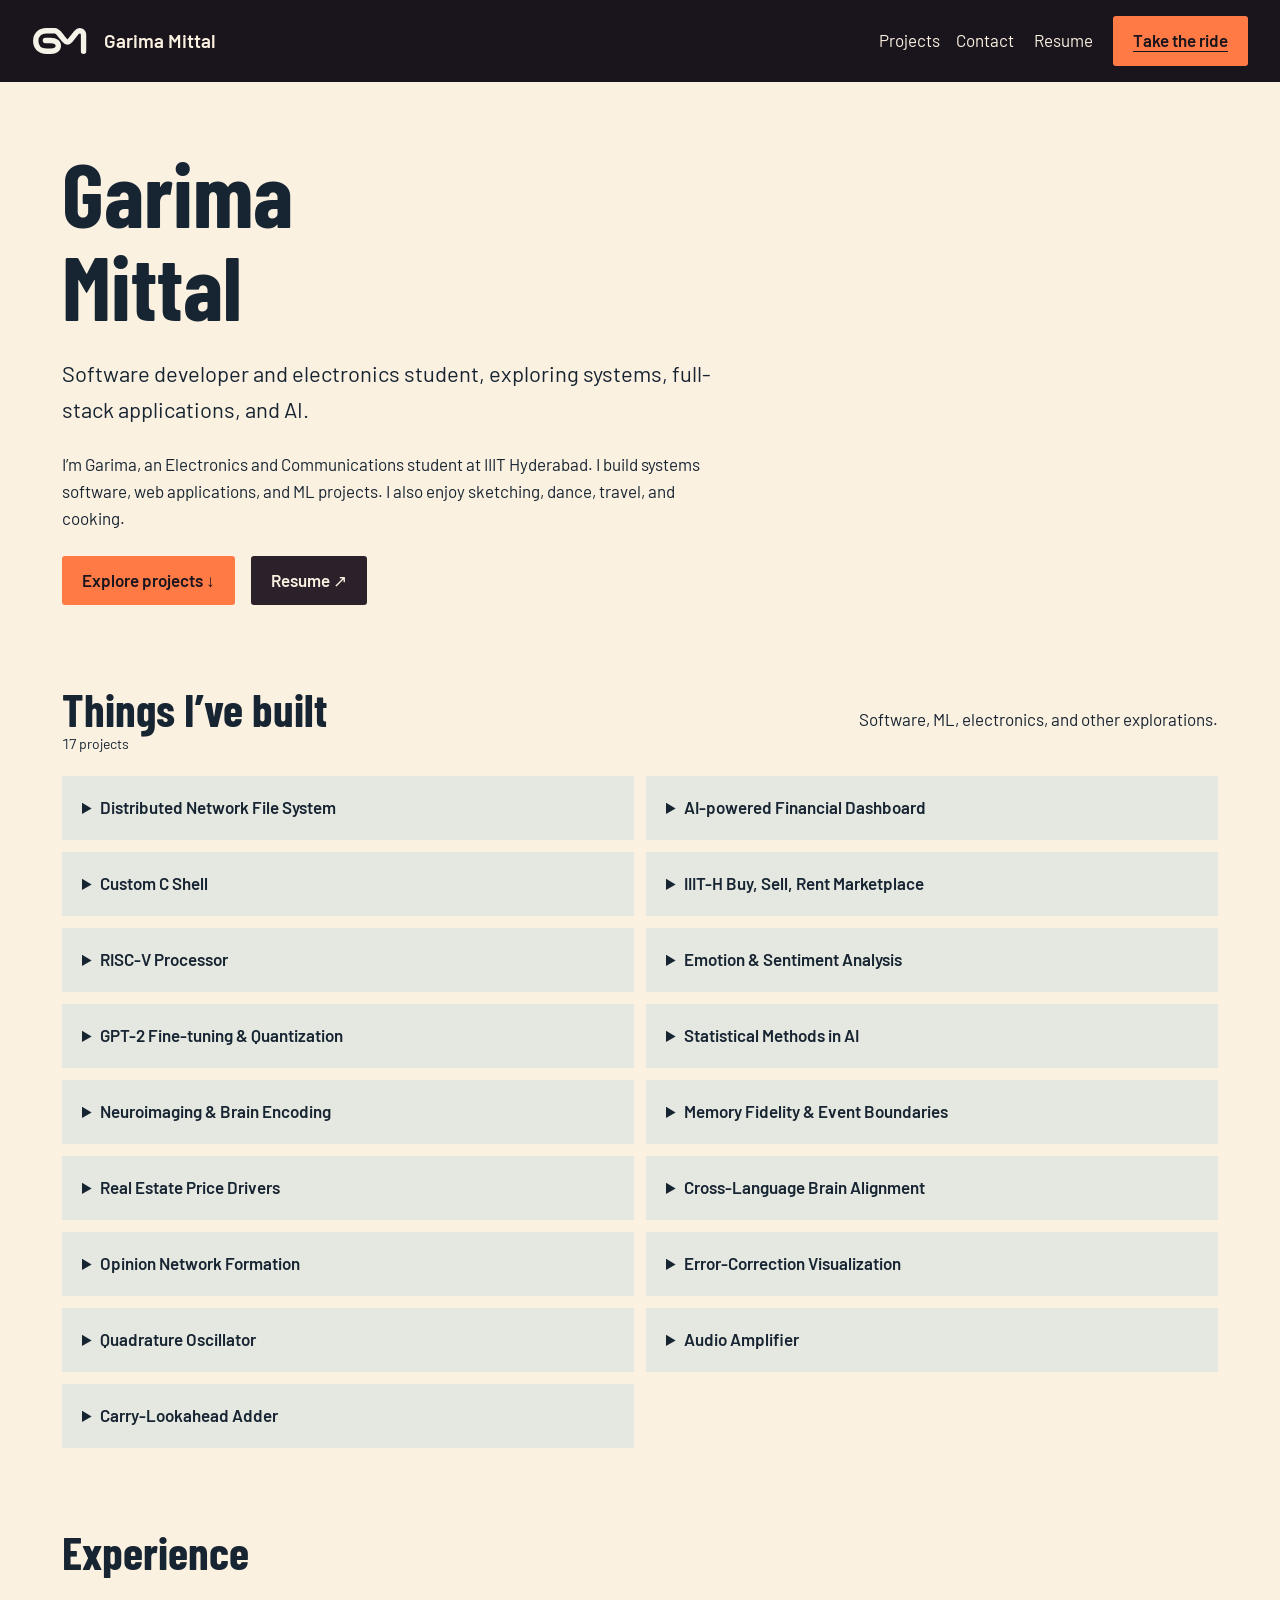
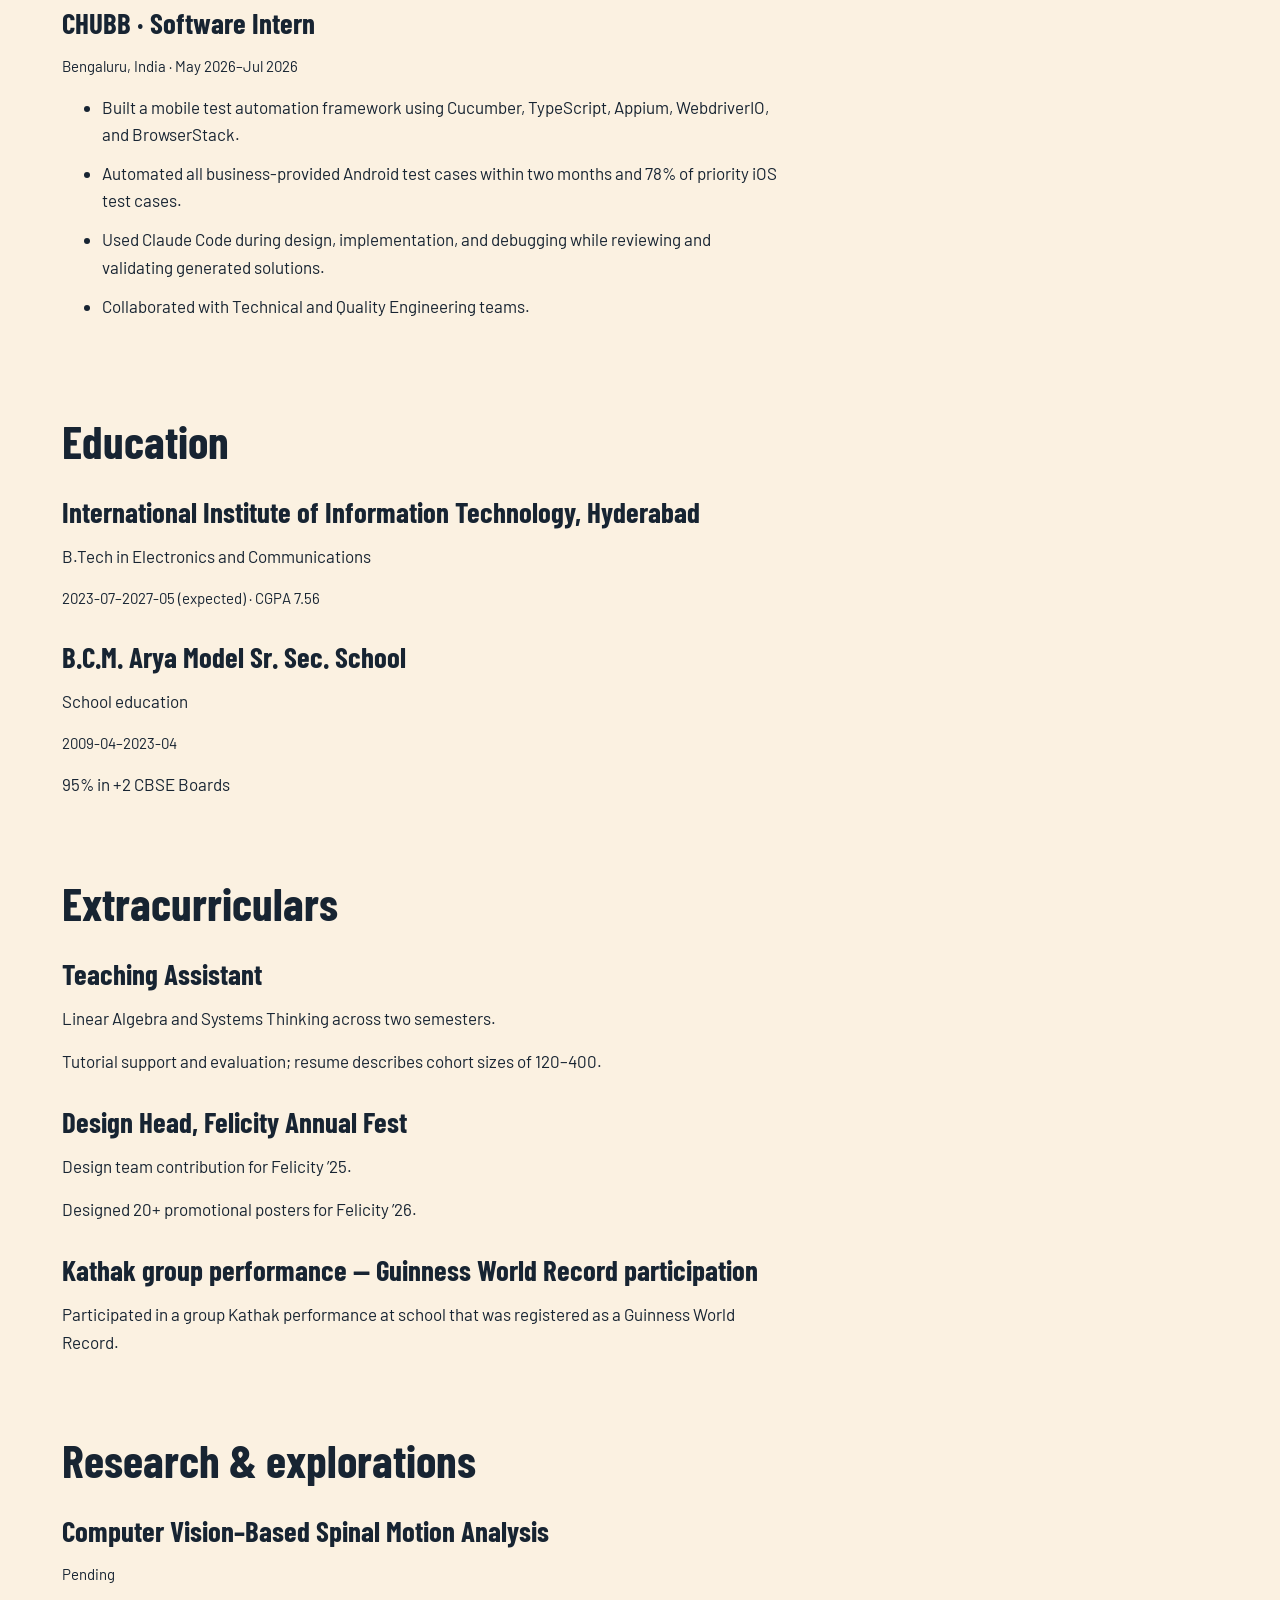
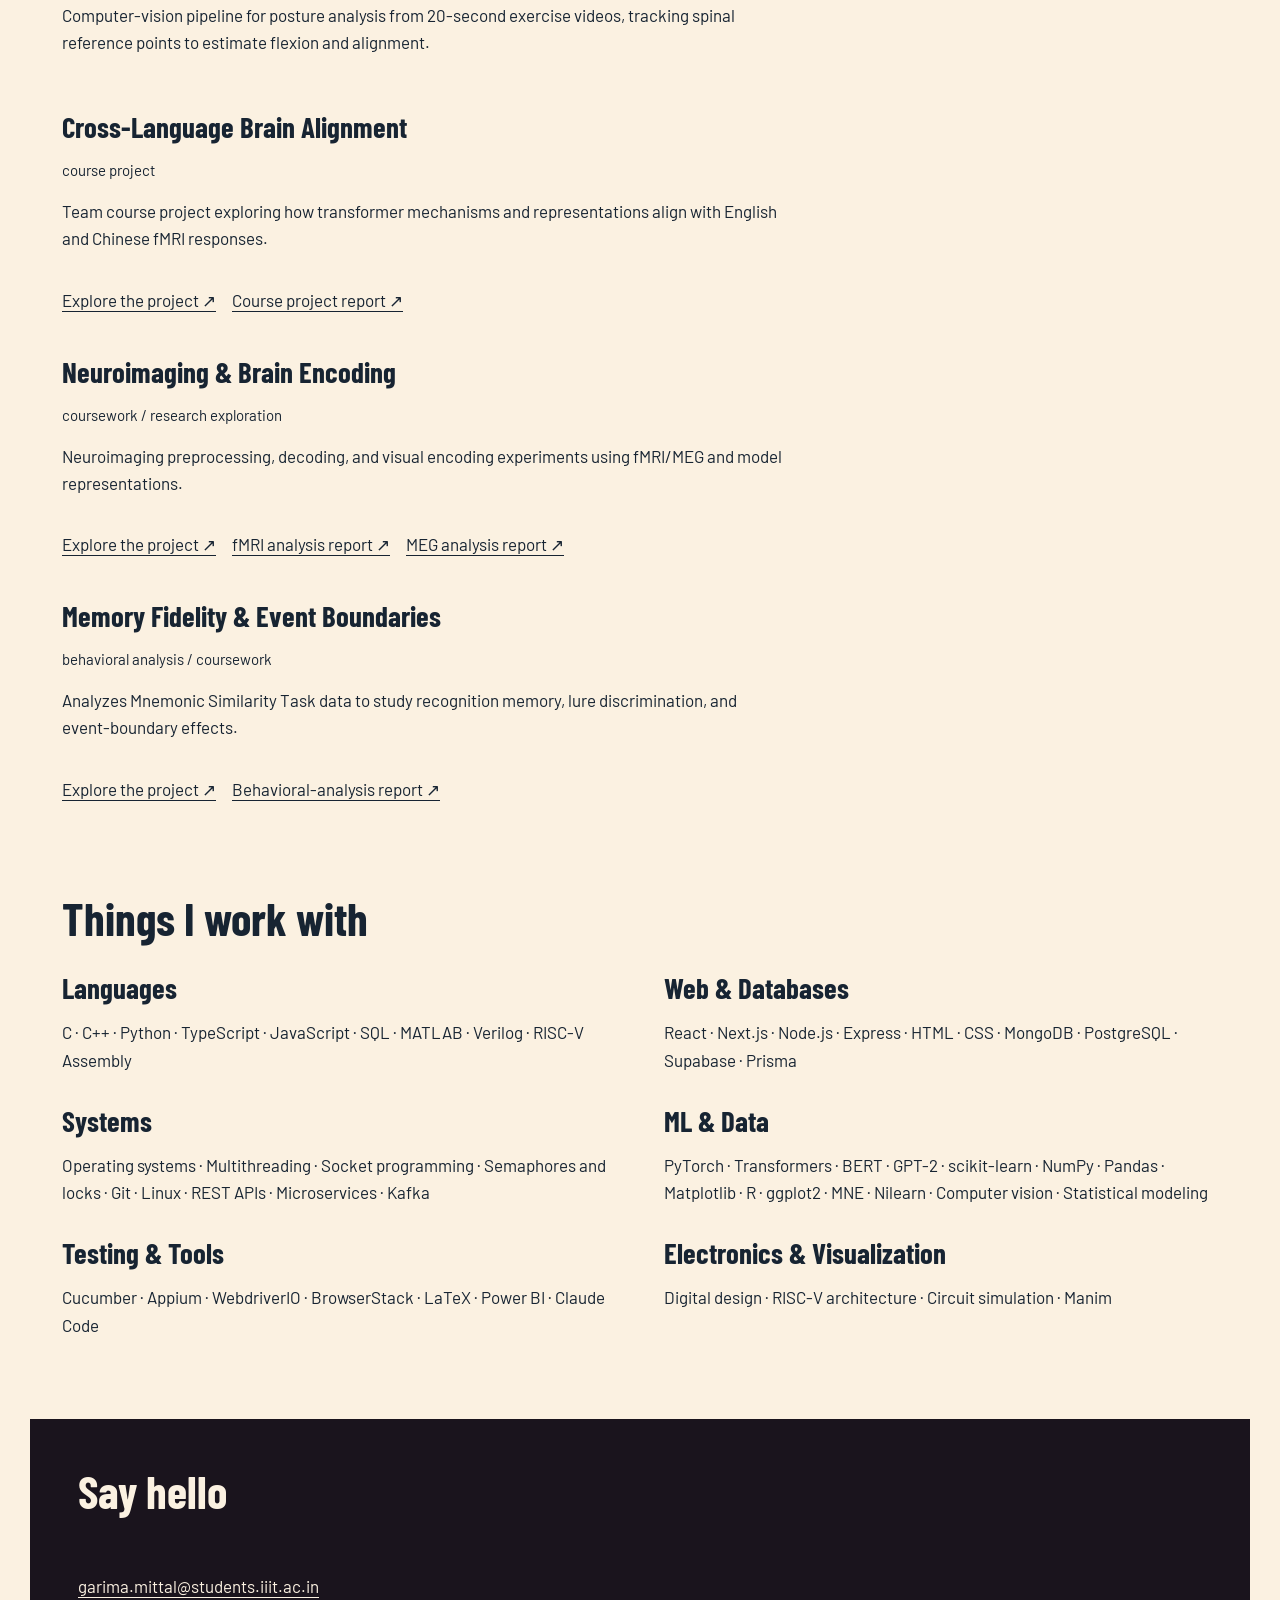
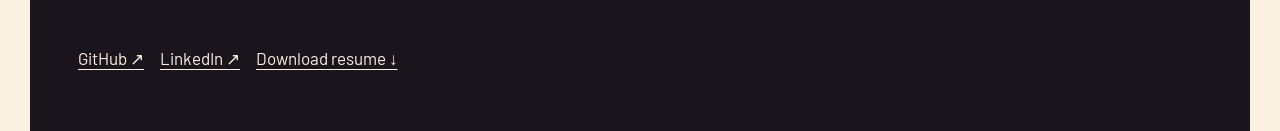
<file: classic.html>
<!doctype html><html lang="en"><head>
    <meta charset="UTF-8" />
    <meta name="viewport" content="width=device-width, initial-scale=1.0, viewport-fit=cover, interactive-widget=resizes-content" />
    <meta name="theme-color" media="(prefers-color-scheme: light)" content="#101c2a" />
    <meta name="theme-color" media="(prefers-color-scheme: dark)" content="#101c2a" />
    <meta name="description" content="Garima Mittal's personal portfolio: software, electronics, AI, and a scooter ride through a miniature New York." />
    <link rel="icon" type="image/svg+xml" href="./assets/favicon.svg" />
    <link rel="canonical" href="https://garimamittal13.github.io/" />
    <meta property="og:type" content="website" />
    <meta property="og:title" content="Garima Mittal — Night Ride" />
    <meta property="og:description" content="Software, electronics, AI, and the things I’ve built. Take a scooter ride through my portfolio." />
    <meta property="og:url" content="https://garimamittal13.github.io/" />
    <meta property="og:image" content="https://garimamittal13.github.io/assets/night-ride-og.png" />
    <meta property="og:image:width" content="1200" />
    <meta property="og:image:height" content="630" />
    <meta property="og:image:alt" content="Garima Mittal’s portfolio scooter on a miniature Brooklyn Bridge." />
    <meta name="twitter:card" content="summary_large_image" />
    <link rel="preload" href="./assets/fonts/barlow-400.ttf" as="font" type="font/ttf" crossorigin />
    <link rel="preload" href="./assets/fonts/barlow-condensed-700.ttf" as="font" type="font/ttf" crossorigin />
    <title>Garima Mittal — Night Ride</title>
    
    <link rel="stylesheet" crossorigin href="./assets/index-BQ1uNSY-.css">
  </head><body><a class="skip-link" href="#main-content">Skip to content</a><div class="app classic-view"><header class="site-header"><a class="brand" aria-label="Garima Mittal" href="./index.html"><img src="./assets/gm-mark.svg" width="58" height="36" alt=""/><span>Garima Mittal</span></a><div class="header-actions"><nav class="static-sections" aria-label="Portfolio sections"><a href="#classic-projects">Projects</a><a href="#classic-contact">Contact</a></nav><a class="header-resume" href="./resume.pdf">Resume</a><a class="view-toggle" href="./index.html">Take the ride</a></div></header><main class="classic-main" id="main-content" tabindex="-1"><section class="classic-intro" id="classic-about"><div><h1 id="classic-title" tabindex="-1">Garima Mittal</h1><p class="lead">Software developer and electronics student, exploring systems, full-stack applications, and AI.</p><p>I’m Garima, an Electronics and Communications student at IIIT Hyderabad. I build systems software, web applications, and ML projects. I also enjoy sketching, dance, travel, and cooking.</p><div class="inline-links"><a class="primary" href="#classic-projects">Explore projects ↓</a><a class="secondary" href="./resume.pdf" target="_blank" rel="noopener">Resume ↗</a></div></div></section><section id="classic-projects"><div class="section-heading"><h2>Things I’ve built</h2><p>Software, ML, electronics, and other explorations.</p></div><p class="count" aria-live="polite">17 projects</p><div class="project-directory"><details><summary>Distributed Network File System</summary><p>Client–server file system with naming and storage servers, metadata lookup, concurrent operations, caching, and redundancy.</p><p class="compact">C · POSIX threads · Sockets · Semaphores · Locks</p><ul><li>Naming server coordinates metadata and file operations across storage servers.</li><li>Client commands cover reading, writing, creating, copying, listing, and deleting files.</li><li>Uses POSIX threads, sockets, and synchronization primitives.</li></ul><div class="inline-links"><a href="https://github.com/garimamittal13/networking-file-system" target="_blank" rel="noopener">View source code ↗</a></div></details><details><summary>AI-powered Financial Dashboard</summary><p>Personal-finance platform for tracking transactions, exploring budgets, and AI-assisted financial insights.</p><p class="compact">Next.js · React · Prisma · Supabase/PostgreSQL · Clerk · Gemini AI · Arcjet · Inngest</p><ul><li>Transaction tracking and financial summaries backed by Prisma.</li><li>Clerk authentication and protected application routes.</li><li>Gemini-assisted insights and event-driven workflows.</li></ul><div class="inline-links"><a href="https://github.com/garimamittal13/financial-dashboard" target="_blank" rel="noopener">View source code ↗</a></div></details><details><summary>Custom C Shell</summary><p>Unix-like shell with command execution, piping, redirection, foreground/background jobs, logging, and custom built-ins.</p><p class="compact">C · POSIX processes · Pipes · Signals · Make · libcurl</p><ul><li>Foreground/background processes, pipes, and I/O redirection.</li><li>Persistent command logging and rc-style shell configuration.</li><li>Modular built-ins for file search, process inspection, monitoring, and help.</li></ul><div class="inline-links"><a href="https://github.com/garimamittal13/C-shell" target="_blank" rel="noopener">View source code ↗</a></div></details><details><summary>IIIT-H Buy, Sell, Rent Marketplace</summary><p>Campus marketplace with authentication, product listings, search, and OTP verification.</p><p class="compact">MongoDB · Express · React · Node.js · JavaScript · JWT</p><ul><li>Listing creation, browsing, and management for the IIIT-H community.</li><li>Authentication and OTP verification in the campus marketplace workflow.</li><li>Client application with separate route, middleware, and model layers.</li></ul><div class="inline-links"><a href="https://github.com/garimamittal13/Buy-sell-rent-IIIT-H" target="_blank" rel="noopener">View source code ↗</a><a href="https://buy-sell-rent-iiit-h.onrender.com" target="_blank" rel="noopener">Live project ↗</a></div></details><details><summary>RISC-V Processor</summary><p>Sequential and five-stage pipelined processor designs with forwarding and a load-use hazard/stall unit.</p><p class="compact">Verilog · RISC-V · Digital design</p><ul><li>Sequential and five-stage pipelined designs implemented in Verilog.</li><li>Datapath and control logic organized around instruction stages.</li><li>Forwarding and a load-use hazard/stall unit in the pipelined implementation.</li></ul><div class="inline-links"><a href="https://github.com/garimamittal13/risc-v" target="_blank" rel="noopener">View source code ↗</a><a href="https://github.com/garimamittal13/risc-v/blob/main/project_report_team_10.pdf" target="_blank" rel="noopener">Processor project report ↗</a></div></details><details><summary>Emotion &amp; Sentiment Analysis</summary><p>Megathon 2024 web app that predicts six emotion classes and visualizes sentiment intensity over successive text inputs.</p><p class="compact">Python · Flask · PyTorch · Transformers · BERT · Matplotlib · JavaScript</p><div class="inline-links"><a href="https://github.com/garimamittal13/megathon-24" target="_blank" rel="noopener">View source code ↗</a></div></details><details><summary>GPT-2 Fine-tuning &amp; Quantization</summary><p>Fine-tunes GPT-2 Small for news classification and compares FP32, INT8, and 4-bit inference workflows.</p><p class="compact">Python · PyTorch · Transformers · AG News · INT8 · bitsandbytes · NF4</p><div class="inline-links"><a href="https://github.com/garimamittal13/fine-tune-gpt-2-small" target="_blank" rel="noopener">View source code ↗</a></div></details><details><summary>Statistical Methods in AI</summary><p>Coursework collection covering regression, clustering, PCA, neural networks, forecasting, and anomaly detection.</p><p class="compact">Python · NumPy · Pandas · scikit-learn · PyTorch · Matplotlib · Seaborn</p><div class="inline-links"><a href="https://github.com/garimamittal13/SMAI-M25" target="_blank" rel="noopener">View source code ↗</a></div></details><details><summary>Neuroimaging &amp; Brain Encoding</summary><p>Neuroimaging preprocessing, decoding, and visual encoding experiments using fMRI/MEG and model representations.</p><p class="compact">Python · NumPy · scikit-learn · PyTorch · MNE · Nilearn</p><div class="inline-links"><a href="https://github.com/garimamittal13/csai_S26" target="_blank" rel="noopener">View source code ↗</a></div></details><details><summary>Memory Fidelity &amp; Event Boundaries</summary><p>Analyzes Mnemonic Similarity Task data to study recognition memory, lure discrimination, and event-boundary effects.</p><p class="compact">R · lme4 · emmeans · ggplot2 · Mixed-effects models</p><div class="inline-links"><a href="https://github.com/garimamittal13/brsm_S26" target="_blank" rel="noopener">View source code ↗</a></div></details><details><summary>Real Estate Price Drivers</summary><p>Data cleaning, quality checks, exploratory analysis, and baseline Random Forest price modeling for Indian property listings.</p><p class="compact">Python · Pandas · NumPy · scikit-learn · Matplotlib · Seaborn</p><div class="inline-links"><a href="https://github.com/garimamittal13/Real-Estate-Price-Drivers-Analysis" target="_blank" rel="noopener">View source code ↗</a></div></details><details><summary>Cross-Language Brain Alignment</summary><p>Team course project exploring how transformer mechanisms and representations align with English and Chinese fMRI responses.</p><p class="compact">Transformer representations · fMRI · Ridge regression · Sparse autoencoders · LoRA · Quantization</p><div class="inline-links"><a href="https://github.com/garimamittal13/csai-litcoder-platfrom" target="_blank" rel="noopener">View source code ↗</a><a href="https://garimamittal13.github.io/csai-litcoder-platfrom/" target="_blank" rel="noopener">Live project ↗</a></div></details><details><summary>Opinion Network Formation</summary><p>Team analysis of opinion-survey correlations as a network, including centrality measures and visual interpretation.</p><p class="compact">Python · Pandas · NumPy · NetworkX · Matplotlib · LaTeX</p><p>My contribution: Visual-Spatial Analysis &amp; Typesetting</p><div class="inline-links"><a href="https://github.com/garimamittal13/Dynamical-Processes-and-Complex-Networks" target="_blank" rel="noopener">View source code ↗</a></div></details><details><summary>Error-Correction Visualization</summary><p>Repository containing animation source, rendered videos, and a report on forward error correction for wireless media streaming.</p><p class="compact">Python · Manim</p><div class="inline-links"><a href="https://github.com/garimamittal13/Manim-project" target="_blank" rel="noopener">View source code ↗</a></div></details><details><summary>Quadrature Oscillator</summary><p>Electronics project with circuit simulation files, a presentation, and a report.</p><p class="compact">Electronics exploration</p><div class="inline-links"><a href="https://github.com/garimamittal13/Quadrature-Oscillator" target="_blank" rel="noopener">View source code ↗</a></div></details><details><summary>Audio Amplifier</summary><p>Electronics project with components, simulation files, and a report.</p><p class="compact">Electronics exploration</p><div class="inline-links"><a href="https://github.com/garimamittal13/audio-amplifier" target="_blank" rel="noopener">View source code ↗</a></div></details><details><summary>Carry-Lookahead Adder</summary><p>Digital-electronics repository containing Verilog, Magic layouts, ngspice files, and a project report.</p><p class="compact">Verilog · Magic · ngspice</p><div class="inline-links"><a href="https://github.com/garimamittal13/Carry-lookahead-adder" target="_blank" rel="noopener">View source code ↗</a></div></details></div></section><section id="classic-experience"><h2>Experience</h2><article><h3>CHUBB · Software Intern</h3><p class="compact">Bengaluru, India · May 2026–Jul 2026</p><ul><li>Built a mobile test automation framework using Cucumber, TypeScript, Appium, WebdriverIO, and BrowserStack.</li><li>Automated all business-provided Android test cases within two months and 78% of priority iOS test cases.</li><li>Used Claude Code during design, implementation, and debugging while reviewing and validating generated solutions.</li><li>Collaborated with Technical and Quality Engineering teams.</li></ul></article></section><section id="classic-education"><h2>Education</h2><article><h3>International Institute of Information Technology, Hyderabad</h3><p>B.Tech in Electronics and Communications</p><p class="compact">2023-07–2027-05 (expected) · CGPA 7.56</p></article><article><h3>B.C.M. Arya Model Sr. Sec. School</h3><p>School education</p><p class="compact">2009-04–2023-04</p><p>95% in +2 CBSE Boards</p></article></section><section id="classic-extracurriculars"><h2>Extracurriculars</h2><article><h3>Teaching Assistant</h3><p>Linear Algebra and Systems Thinking across two semesters.</p><p>Tutorial support and evaluation; resume describes cohort sizes of 120–400.</p></article><article><h3>Design Head, Felicity Annual Fest</h3><p>Design team contribution for Felicity ’25.</p><p>Designed 20+ promotional posters for Felicity ’26.</p></article><article><h3>Kathak group performance — Guinness World Record participation</h3><p>Participated in a group Kathak performance at school that was registered as a Guinness World Record.</p></article></section><section id="classic-research"><h2>Research &amp; explorations</h2><article><h3>Computer Vision–Based Spinal Motion Analysis</h3><p class="compact">Pending</p><p>Computer-vision pipeline for posture analysis from 20-second exercise videos, tracking spinal reference points to estimate flexion and alignment.</p><div class="inline-links"></div></article><article><h3>Cross-Language Brain Alignment</h3><p class="compact">course project</p><p>Team course project exploring how transformer mechanisms and representations align with English and Chinese fMRI responses.</p><div class="inline-links"><a href="https://github.com/garimamittal13/csai-litcoder-platfrom" target="_blank" rel="noopener">Explore the project ↗</a><a href="https://github.com/garimamittal13/csai-litcoder-platfrom/blob/main/csai_project_report.pdf" target="_blank" rel="noopener">Course project report ↗</a></div></article><article><h3>Neuroimaging &amp; Brain Encoding</h3><p class="compact">coursework / research exploration</p><p>Neuroimaging preprocessing, decoding, and visual encoding experiments using fMRI/MEG and model representations.</p><div class="inline-links"><a href="https://github.com/garimamittal13/csai_S26" target="_blank" rel="noopener">Explore the project ↗</a><a href="https://github.com/garimamittal13/csai_S26/blob/main/ass1/fmri/fMRI_Analysis_Report.pdf" target="_blank" rel="noopener">fMRI analysis report ↗</a><a href="https://github.com/garimamittal13/csai_S26/blob/main/ass1/meg/MEG_Analysis_Report.pdf" target="_blank" rel="noopener">MEG analysis report ↗</a></div></article><article><h3>Memory Fidelity &amp; Event Boundaries</h3><p class="compact">behavioral analysis / coursework</p><p>Analyzes Mnemonic Similarity Task data to study recognition memory, lure discrimination, and event-boundary effects.</p><div class="inline-links"><a href="https://github.com/garimamittal13/brsm_S26" target="_blank" rel="noopener">Explore the project ↗</a><a href="https://github.com/garimamittal13/brsm_S26/blob/main/brsm_data/MST_Events_Final_WithSupplement%20(1).pdf" target="_blank" rel="noopener">Behavioral-analysis report ↗</a></div></article></section><section id="classic-skills"><h2>Things I work with</h2><div class="skill-groups"><article><h3>Languages</h3><p>C · C++ · Python · TypeScript · JavaScript · SQL · MATLAB · Verilog · RISC-V Assembly</p></article><article><h3>Web &amp; Databases</h3><p>React · Next.js · Node.js · Express · HTML · CSS · MongoDB · PostgreSQL · Supabase · Prisma</p></article><article><h3>Systems</h3><p>Operating systems · Multithreading · Socket programming · Semaphores and locks · Git · Linux · REST APIs · Microservices · Kafka</p></article><article><h3>ML &amp; Data</h3><p>PyTorch · Transformers · BERT · GPT-2 · scikit-learn · NumPy · Pandas · Matplotlib · R · ggplot2 · MNE · Nilearn · Computer vision · Statistical modeling</p></article><article><h3>Testing &amp; Tools</h3><p>Cucumber · Appium · WebdriverIO · BrowserStack · LaTeX · Power BI · Claude Code</p></article><article><h3>Electronics &amp; Visualization</h3><p>Digital design · RISC-V architecture · Circuit simulation · Manim</p></article></div></section><section class="classic-contact" id="classic-contact"><h2>Say hello</h2><a href="mailto:garima.mittal@students.iiit.ac.in">garima.mittal@students.iiit.ac.in</a><div class="inline-links"><a href="https://github.com/garimamittal13" target="_blank" rel="noopener">GitHub ↗</a><a href="https://www.linkedin.com/in/garima-mittal-309bb6292/" target="_blank" rel="noopener">LinkedIn ↗</a><a href="./resume.pdf" download="Garima-Mittal-Resume.pdf">Download resume ↓</a></div></section></main></div></body></html>
</file>
<file: assets/index-BQ1uNSY-.css>
html.lenis,html.lenis body{height:auto}.lenis:not(.lenis-autoToggle).lenis-stopped{overflow:clip}.lenis [data-lenis-prevent],.lenis [data-lenis-prevent-wheel],.lenis [data-lenis-prevent-touch],.lenis [data-lenis-prevent-vertical],.lenis [data-lenis-prevent-horizontal]{overscroll-behavior:contain}.lenis.lenis-smooth iframe{pointer-events:none}.lenis.lenis-autoToggle{transition-behavior:allow-discrete;transition-property:overflow;transition-duration:1ms}@font-face{font-family:Barlow;src:url(../assets/fonts/barlow-400.ttf)format("truetype");font-weight:400;font-display:swap}@font-face{font-family:Barlow;src:url(../assets/fonts/barlow-500.ttf)format("truetype");font-weight:500;font-display:swap}@font-face{font-family:Barlow;src:url(../assets/fonts/barlow-600.ttf)format("truetype");font-weight:600;font-display:swap}@font-face{font-family:Barlow Condensed;src:url(../assets/fonts/barlow-condensed-700.ttf)format("truetype");font-weight:700;font-display:swap}:root{color:#f5f2e8;font-synthesis:none;--night:#101c2a;--surface:#1a2d3d;--paper:#f5f2e8;--taxi:#f6c744;--green:#21624b;--muted:#b6c3ce;--focus:#8edce0;--ease-out:cubic-bezier(.23,1,.32,1);--lightningcss-light: ;--lightningcss-dark:initial;color-scheme:dark;background:#101c2a;font-family:Barlow,Arial,sans-serif;font-size:17px;line-height:1.6}*{box-sizing:border-box}body{margin:0}button,a,summary{-webkit-tap-highlight-color:transparent}button{font:inherit;cursor:pointer;border:0}button:disabled{opacity:.5;cursor:default}a{color:inherit;text-underline-offset:4px}button,a,summary{touch-action:manipulation}button:focus-visible,a:focus-visible,summary:focus-visible{outline:3px solid var(--focus);outline-offset:4px}h1,h2,h3,p{margin:0}h1,h2,h3{text-wrap:balance;font-family:Barlow Condensed,Arial Narrow,sans-serif;line-height:1.04}h1{font-size:clamp(3.4rem,6.5vw,6.5rem)}h2{font-size:clamp(2.1rem,3.6vw,3.5rem)}h3{font-size:1.7rem}p+p{margin-top:16px}img{max-width:100%;height:auto;display:block}.skip-link{z-index:100;background:var(--taxi);color:var(--night);padding:12px 20px;position:fixed;top:-100px;left:20px}.skip-link:focus{top:12px}.site-header{z-index:30;background:var(--night);justify-content:space-between;align-items:center;gap:20px;min-height:82px;padding:15px 32px;display:flex;position:fixed;inset:0 0 auto}.brand{white-space:nowrap;align-items:center;gap:14px;min-height:48px;font-size:19px;font-weight:600;text-decoration:none;display:flex}.brand img{width:58px;height:36px}.header-actions{align-items:center;gap:20px;display:flex}.header-resume{min-height:48px;padding:10px 4px;text-decoration:none}.view-toggle{background:var(--taxi);color:var(--night);border-radius:3px;min-height:48px;padding:11px 20px;font-weight:600}.stops-menu{position:relative}.stops-menu summary{cursor:pointer;align-items:center;gap:22px;min-height:48px;padding:10px;list-style:none;display:flex}.stops-menu summary::-webkit-details-marker{display:none}.stops-menu nav{background:var(--surface);min-width:310px;max-height:70svh;padding:12px;position:absolute;top:62px;right:0;overflow:auto;box-shadow:0 16px 40px #0005}.stops-menu nav a{justify-content:space-between;align-items:center;gap:24px;min-height:48px;padding:10px 12px;text-decoration:none;display:flex}.stops-menu nav a span{color:var(--muted);font-size:13px}.scene-stage{z-index:0;pointer-events:none;background:#bcb5a8;position:fixed;inset:82px 0 0}.scene-stage canvas{display:block}.ride-content{z-index:4;pointer-events:none;position:relative}.scroll-track{pointer-events:none;width:1px}.stop-panel{overscroll-behavior:auto;background:var(--night);opacity:0;visibility:hidden;pointer-events:none;width:min(390px,32vw);max-height:calc(100svh - 310px);transition:opacity .18s var(--ease-out),transform .18s var(--ease-out),visibility 0s .18s;scrollbar-width:thin;padding:28px;position:fixed;top:120px;right:32px;overflow:auto;transform:translateY(12px)}.stop-panel.active{opacity:1;visibility:visible;pointer-events:auto;transition-duration:.22s,.22s,0s;transform:translateY(0)}.stop-panel[data-keyboard=true]{transition:none}.stop-panel h1,.stop-panel h2{outline:none;margin:12px 0 24px}.place-name{color:var(--muted);font-size:14px}.stop-copy>p{font-size:17px}.stop-copy>.compact{color:var(--muted);font-size:15px}.intro-panel{background:#101c2af5;width:410px;max-width:37vw;top:145px;left:32px;right:auto}.intro-panel h1{max-width:8ch;font-size:clamp(3.3rem,5.8vw,5.5rem)}.stop-instruction{color:var(--muted);margin-bottom:24px}.primary,.secondary{border-radius:3px;justify-content:center;align-items:center;gap:12px;min-height:48px;padding:11px 20px;font-weight:600;text-decoration:none;display:inline-flex}.primary{background:var(--taxi);color:var(--night)}.secondary{background:var(--surface);color:var(--paper)}.text-button{color:var(--paper);text-align:left;text-underline-offset:4px;background:0 0;min-height:48px;padding:12px 0;text-decoration:underline}.ride-on{background:var(--surface);width:100%;color:var(--paper);text-align:left;justify-content:space-between;align-items:center;gap:20px;min-height:48px;margin-top:24px;padding:12px 16px;display:flex}.ride-on span{color:var(--taxi)}.project-links{margin:16px 0 4px;padding:0;list-style:none}.project-links li a{justify-content:space-between;align-items:center;min-height:44px;padding:9px 0;font-size:15px;text-decoration:none;display:flex}.project-links li a:hover{text-decoration:underline}.contact-email{overflow-wrap:anywhere;margin:20px 0;font-size:17px;display:block}.inline-links{flex-wrap:wrap;align-items:center;gap:16px;margin-top:24px;display:flex}.inline-links a{align-items:center;min-height:48px;display:inline-flex}.ride-hud{background:var(--night);z-index:10;padding:18px 32px 12px;position:fixed;bottom:0;left:0;right:0}.journey-state{align-items:center;gap:10px;margin-bottom:14px;font-size:14px;display:flex}.status-light{background:var(--taxi);border-radius:50%;flex:none;width:8px;height:8px}.status-light.stopped{background:#8fc9a7}.journey-percent{color:var(--muted);font-variant-numeric:tabular-nums;margin-left:auto}.route-strip{grid-template-columns:repeat(8,1fr);gap:12px;display:grid}.route-strip a{min-height:44px;color:var(--muted);align-items:center;gap:10px;font-size:13px;text-decoration:none;display:flex}.station-dot{background:#657784;border-radius:50%;flex:none;width:12px;height:12px}.route-strip a[aria-current=step]{color:var(--paper);font-weight:600}.route-strip a[aria-current=step] .station-dot{background:var(--taxi)}.progress-track{background:var(--surface);height:3px;margin-top:8px}.progress-track>div{background:var(--taxi);transform-origin:0;height:100%;transform:scaleX(0)}.prototype-note{color:var(--muted);margin-top:8px;font-size:12px}.world-sign{background:var(--green);color:var(--paper);white-space:nowrap;padding:12px 20px;font-family:Barlow Condensed,sans-serif;font-size:28px;font-weight:700;line-height:1}.loader{z-index:25;background:var(--night);text-align:center;flex-direction:column;justify-content:center;align-items:center;gap:24px;padding:32px;display:flex;position:fixed;inset:82px 0 0}.loader strong{font-family:Barlow Condensed,sans-serif;font-size:40px}.loader p{max-width:34ch;color:var(--muted)}.classic-view{background:var(--paper);color:#172432;--lightningcss-light:initial;--lightningcss-dark: ;color-scheme:light;min-height:100svh}.classic-view .site-header{color:var(--paper);position:sticky}.classic-main{max-width:1220px;margin:auto;padding:64px 32px 0}.classic-main section{padding-bottom:80px;scroll-margin-top:110px}.classic-intro{grid-template-columns:1.25fr .75fr;align-items:center;gap:72px;display:grid}.classic-intro h1{max-width:8ch}.classic-intro .lead{margin:24px 0;font-size:22px}.classic-intro img{object-fit:cover;object-position:center 35%;width:100%;max-height:470px}.view-reason{background:#e1e6df;padding:16px;font-size:15px;margin-top:24px!important}.section-heading{justify-content:space-between;align-items:flex-end;gap:32px;display:flex}.section-heading p{max-width:32ch}.filters{flex-wrap:wrap;gap:8px;margin:32px 0 16px;display:flex}.filters button{color:#172432;background:#e1e6df;min-height:48px;padding:12px 18px}.filters button[aria-pressed=true]{background:var(--green);color:var(--paper)}.count{font-size:14px}.project-directory{grid-template-columns:1fr 1fr;align-items:start;gap:12px;margin-top:20px;display:grid}.project-directory details{background:#e5e8e0;padding:0 20px}.project-directory summary{cursor:pointer;min-height:64px;padding:20px 0;font-weight:600;line-height:1.4}.project-directory details p{padding-bottom:16px}.project-directory details a{align-items:center;min-height:48px;margin-bottom:16px;font-weight:600;display:inline-flex}.classic-main article{max-width:72ch;margin-top:32px}.classic-main article>p,.classic-main article>ul{margin-top:16px}.classic-main li+li{margin-top:12px}.classic-main .compact{font-size:15px}.skill-groups{grid-template-columns:1fr 1fr;gap:0 48px;display:grid}.classic-contact{background:var(--night);color:var(--paper);margin:0 -32px;padding:48px!important}.classic-contact>a{overflow-wrap:anywhere;align-items:center;min-height:48px;margin-top:24px;display:inline-flex}.classic-main a:focus-visible,.classic-main button:focus-visible,.classic-main summary:focus-visible{outline-color:var(--green)}@media (hover:hover) and (pointer:fine){.view-toggle:hover,.primary:hover{filter:brightness(1.06)}.primary,.view-toggle{transition:transform .12s var(--ease-out)}.primary:active:not(:focus-visible),.view-toggle:active:not(:focus-visible){transform:scale(.98)}}@media (max-width:1000px){.site-header{padding:12px 24px}.header-actions{gap:16px}.brand{font-size:17px}.stop-panel{width:340px;max-width:42vw;padding:24px;right:24px}.intro-panel{width:345px;max-width:44vw;left:24px;right:auto}.intro-panel h1{font-size:64px}.stop-panel h2{font-size:40px}.ride-hud{padding-left:24px;padding-right:24px}.route-strip{gap:8px}.station-label{font-size:12px}.classic-intro{gap:32px}}@media (max-width:650px),(orientation:portrait){.site-header{gap:10px;min-height:72px;padding:10px 16px}.brand{gap:8px;font-size:15px}.brand img{width:38px;height:28px}.header-actions{gap:6px}.header-resume{display:none}.view-toggle{min-height:48px;padding:10px 12px;font-size:14px}.stops-menu summary{gap:8px;padding:10px;font-size:14px}.stops-menu nav{min-width:0;max-height:65svh;position:fixed;top:80px;left:16px;right:16px}.scene-stage{top:72px;bottom:0}.stop-panel,.intro-panel{background:#101c2af7;width:auto;max-width:none;max-height:33svh;padding:20px;inset:auto 12px 116px}.stop-panel h1,.stop-panel h2{max-width:none;margin:7px 0 16px;font-size:36px}.stop-panel h1{font-size:44px}.place-name{font-size:13px}.stop-copy>p{font-size:16px;line-height:1.5}.stop-copy>.compact{font-size:14px}.stop-copy p+p{margin-top:12px}.stop-instruction{margin-bottom:16px}.stop-copy .primary{min-height:48px;padding:10px 18px;font-size:15px}.ride-on{margin-top:16px;font-size:15px}.ride-hud{padding:10px 16px 8px;padding-bottom:max(8px,env(safe-area-inset-bottom))}.journey-state{margin-bottom:6px;font-size:12px}.route-strip{gap:5px}.route-strip a{justify-content:center;min-height:38px}.station-label{display:none}.station-dot{width:10px;height:10px}.prototype-note{margin-top:6px;font-size:11px}.progress-track{margin-top:2px}.loader{top:72px}.loader strong{font-size:32px}.classic-main{padding:36px 20px 0}.classic-intro{grid-template-columns:1fr;gap:32px}.classic-intro h1{max-width:none;font-size:64px}.classic-intro .lead{font-size:20px}.classic-intro img{max-height:350px}.classic-main section{padding-bottom:56px;scroll-margin-top:96px}.classic-main h2{font-size:44px}.classic-main h3{font-size:30px}.section-heading{flex-direction:column;align-items:flex-start;gap:20px}.project-directory{grid-template-columns:1fr}.filters{gap:8px}.filters button{padding:12px 14px;font-size:14px}.skill-groups{grid-template-columns:1fr}.classic-contact{margin:0 -20px;padding:36px 20px!important}.classic-contact>a{font-size:16px}.classic-view .header-resume{font-size:14px;display:inline-flex}.classic-view .brand span{display:none}}@media (prefers-reduced-motion:reduce){html{scroll-behavior:auto}*,:before,:after{transition:none!important;animation:none!important}}.scene-stage{bottom:148px}@media (max-width:650px),(orientation:portrait){.scene-stage{bottom:112px}}.scene-stage.gallery-interactive{pointer-events:auto}.stop-panel.active{transition-delay:0s}.gallery-prompt{width:330px;max-height:270px;padding:22px;inset:auto auto 174px 32px}.gallery-prompt h2{margin:10px 0 16px;font-size:36px}.gallery-prompt .stop-copy>p{font-size:15px}.gallery-panel{z-index:6;overscroll-behavior:auto;pointer-events:none;visibility:hidden;opacity:0;background:var(--night);scrollbar-width:thin;width:380px;max-width:34vw;max-height:calc(100svh - 284px);transition:transform .18s var(--ease-out),opacity .18s var(--ease-out),visibility 0s .18s;padding:24px;position:fixed;top:110px;right:28px;overflow:auto;transform:translateY(12px)}.gallery-panel.active{pointer-events:auto;visibility:visible;opacity:1;transition-duration:.22s,.22s,0s;transition-delay:0s;transform:translateY(0)}.gallery-panel[data-keyboard=true]{transition:none}.gallery-panel-heading{color:var(--muted);justify-content:space-between;align-items:center;gap:12px;margin-bottom:22px;font-size:12px;display:flex}.gallery-close{color:var(--paper);text-align:right;background:0 0;min-height:44px;padding:8px 0;font-size:12px}.gallery-panel h2{outline:none;font-size:40px;line-height:1.05}.gallery-category{color:#a7cfb6;margin-top:14px;font-size:14px}.gallery-description{margin-top:16px;font-size:16px}.gallery-stack{color:var(--muted);margin-top:16px;font-size:13px}.gallery-links{flex-wrap:wrap;align-items:center;gap:14px;margin-top:24px;font-size:14px;display:flex}.gallery-picker{margin-top:30px}.gallery-picker label{margin-bottom:10px;font-size:16px;font-weight:600;display:block}.gallery-picker select{width:100%;font:inherit;min-height:48px;color:var(--paper);background:var(--surface);border:1px solid #657784;border-radius:0;padding:10px 12px;font-size:14px}.gallery-picker select:focus-visible{outline:3px solid var(--focus);outline-offset:3px}.gallery-project-list{margin-top:12px}.gallery-project-list button{text-align:left;width:100%;min-height:48px;color:var(--muted);background:0 0;justify-content:space-between;align-items:center;gap:14px;padding:12px 0;font-size:14px;line-height:1.4;display:flex}.gallery-project-list button[aria-pressed=true]{color:var(--taxi)}.gallery-project-list button span{flex:none}.gallery-panel .text-button{margin-top:18px;font-size:13px}@media (max-width:1000px){.gallery-panel{width:340px;max-width:37vw;padding:20px;right:20px}.gallery-panel h2{font-size:34px}}@media (max-width:650px),(orientation:portrait){.gallery-panel{width:auto;max-width:none;max-height:39svh;padding:18px 20px;inset:auto 12px 116px}.gallery-panel-heading{margin-bottom:12px}.gallery-panel h2{font-size:32px}.gallery-description{font-size:15px}.gallery-prompt{width:auto;max-height:27svh;padding:18px 20px;bottom:116px;left:12px;right:12px}.gallery-prompt h2{font-size:30px}.gallery-prompt .text-button{min-height:44px;font-size:14px}.gallery-prompt .ride-on{margin-top:6px}.gallery-links{margin-top:18px}.gallery-picker{margin-top:24px}}@media (max-width:380px){.site-header{padding:10px 12px}.brand{gap:6px;font-size:13px}.brand img{width:32px}.stops-menu summary{gap:4px;padding:10px 6px}.view-toggle{white-space:nowrap;padding:10px;font-size:13px}}:root{--header:82px;--hud:148px;--safe-top:env(safe-area-inset-top,0px);--safe-bottom:env(safe-area-inset-bottom,0px)}html{-webkit-text-size-adjust:100%;scroll-padding-top:calc(var(--header) + 24px);overscroll-behavior:none}body{overscroll-behavior:none}button,summary{-webkit-user-select:none;user-select:none}button,a,summary,select{touch-action:manipulation}button:active:not(:focus-visible),a.primary:active:not(:focus-visible){filter:brightness(.88)}input,textarea,select{caret-color:var(--taxi);accent-color:var(--taxi);font-family:inherit;font-size:16px}.sr-only{clip:rect(0,0,0,0)!important;white-space:nowrap!important;border:0!important;width:1px!important;height:1px!important;margin:-1px!important;padding:0!important;position:absolute!important;overflow:hidden!important}.site-header{min-height:calc(var(--header) + var(--safe-top));padding-top:calc(15px + var(--safe-top));padding-left:max(32px,env(safe-area-inset-left));padding-right:max(32px,env(safe-area-inset-right))}.header-actions{gap:16px}.brand{flex-shrink:1;min-width:0}.brand img{flex-shrink:0}.view-toggle{white-space:nowrap}.brand span{text-overflow:ellipsis;max-width:26vw;overflow:hidden}.static-sections{align-items:center;gap:16px;display:flex}.static-sections a{align-items:center;min-height:44px;text-decoration:none;display:inline-flex}.project-highlights{margin:24px 0;padding-left:20px}.project-highlights li{margin:12px 0;font-size:15px;line-height:1.6}.gallery-picker input,.classic-search{width:100%;min-height:48px;font:inherit;color:var(--paper);background:var(--surface);border:1px solid #71868d;border-radius:0;padding:12px;font-size:16px;display:block}.classic-search{color:#172432;background:#fff;border-color:#72827a;max-width:560px;margin:10px 0 20px}.empty-projects{padding:24px 0}.classic-main #classic-projects>label{margin-top:20px;font-size:16px;display:block}.project-directory details ul{padding-bottom:20px;padding-left:20px}.project-directory details .inline-links{gap:14px;margin-top:0}.sheet-handle{z-index:2;background:var(--night);position:sticky;top:-18px}.scene-stage{top:calc(var(--header) + var(--safe-top));bottom:calc(var(--hud) + var(--safe-bottom))}.ride-hud{min-height:calc(var(--hud) + var(--safe-bottom));padding-bottom:calc(12px + var(--safe-bottom))}.stop-panel,.gallery-panel{overscroll-behavior:contain;scrollbar-color:#8ca89b var(--surface);overflow-wrap:anywhere;scroll-padding:18px}.stop-panel{max-height:calc(100dvh - var(--header) - var(--hud) - var(--safe-top) - var(--safe-bottom) - 64px)}.stop-panel h2.hero-name{max-width:8ch;font-size:clamp(3.4rem,5.8vw,5.5rem);line-height:.98}.intro-panel{background:var(--night);max-width:38vw}.hero-actions{flex-wrap:wrap;align-items:center;gap:16px;margin-top:24px;display:flex}.stop-instruction{margin-bottom:0}.stop-panel #stop-title:focus-visible,.gallery-panel h2:focus-visible{outline:3px solid var(--focus);outline-offset:5px}.gallery-panel{max-height:calc(100dvh - var(--header) - var(--hud) - var(--safe-top) - var(--safe-bottom) - 56px);top:calc(var(--header) + var(--safe-top) + 28px)}.gallery-prompt{top:auto;bottom:calc(var(--hud) + var(--safe-bottom) + 24px);max-height:300px}.gallery-prompt #stop-title{margin-top:0}.gallery-panel-heading{justify-content:flex-end;margin-bottom:18px}.gallery-close{min-height:44px;padding:8px;font-size:14px}.gallery-stack,.gallery-description{line-height:1.6}.gallery-picker select{font-size:16px}.gallery-project-list button,.research-list button{overflow-wrap:anywhere;min-width:0}.gallery-panel .primary{min-height:48px;font-size:15px}.room-panel h2{margin-bottom:24px}.room-panel h3{overflow-wrap:anywhere;font-size:27px;line-height:1.15}.room-panel article{margin-top:26px}.room-panel article p,.room-panel article li{margin-top:12px;font-size:16px}.room-panel article ul{padding-left:22px}.room-subheading{margin-top:40px}.room-tabs{flex-wrap:wrap;gap:8px;margin-bottom:24px;display:flex}.room-tabs button{background:var(--surface);min-height:44px;color:var(--paper);padding:10px 12px;font-size:14px}.room-tabs button[aria-pressed=true]{background:var(--green)}.room-portrait{object-fit:cover;object-position:center 30%;width:100%;height:250px;margin-bottom:24px}.room-panel label{margin:22px 0 9px;font-size:16px;font-weight:600;display:block}.room-panel select{background:var(--surface);width:100%;min-height:48px;color:var(--paper);max-width:100%;padding:12px}.research-status,.floor-counter{color:#a7cfb6;margin:16px 0;font-size:14px}.research-detail .primary,.research-list{margin-top:24px}.research-list button{width:100%;min-height:48px;color:var(--muted);text-align:left;background:0 0;padding:12px 0;font-size:15px;line-height:1.5;display:block}.research-list button[aria-pressed=true]{color:var(--taxi)}.room-panel>.compact{margin-top:24px}.contact-email{overflow-wrap:anywhere;-webkit-user-select:text;user-select:text;font-size:16px}.copy-email{background:var(--surface);min-height:44px;color:var(--paper);padding:10px 14px;font-size:14px}.contact-form{margin-top:28px}.contact-form label{margin:20px 0 8px;font-size:16px;font-weight:600;display:block}.contact-form label span{color:var(--muted);font-size:14px;font-weight:400}.contact-form input,.contact-form textarea{background:var(--surface);width:100%;min-height:48px;color:var(--paper);resize:vertical;border:1px solid #71868d;border-radius:0;padding:12px;line-height:1.5;display:block}.contact-form .primary{margin-top:20px}.form-note,.form-status{margin-top:14px;font-size:14px;line-height:1.6}.form-status:empty{display:none}.ride-settings{flex:none;position:relative}.ride-settings summary{cursor:pointer;width:44px;height:48px;color:var(--paper);justify-content:center;align-items:center;list-style:none;display:flex}.ride-settings summary::-webkit-details-marker{display:none}.settings-panel{overscroll-behavior:contain;background:var(--night);width:310px;max-height:70dvh;color:var(--paper);--lightningcss-light: ;--lightningcss-dark:initial;color-scheme:dark;padding:24px;position:absolute;top:60px;right:0;overflow:auto;box-shadow:0 12px 40px #0005}.settings-panel h2{font-size:28px}.settings-panel>p{color:var(--muted);margin-top:12px;font-size:14px}.settings-panel label{margin:24px 0 10px;font-size:15px;font-weight:600;display:block}.settings-panel select{background:var(--surface);width:100%;min-height:48px;color:var(--paper);padding:10px}.setting-toggle{background:var(--surface);width:100%;min-height:48px;color:var(--paper);text-align:left;justify-content:space-between;gap:24px;margin-top:24px;padding:12px 14px;display:flex}.setting-toggle[aria-pressed=true]{background:var(--green)}.stops-menu nav{background:var(--night)}.stops-menu nav a{background:var(--green);min-height:48px;margin:6px 0}.stops-menu nav a span{color:#e1e9de}.stops-menu nav a:hover{background:var(--green)}.mobile-route{display:none}.route-strip a{min-height:44px}.progress-track{margin-top:6px}.prototype-note{font-size:12px}.subway-cut{z-index:28;pointer-events:none;perspective:500px;background:#091922;position:fixed;inset:0;overflow:hidden}.subway-cut[hidden]{display:none}.subway-tunnel{transform-style:preserve-3d;perspective:500px;background:#091922;position:absolute;inset:0}.tunnel-lights{background:repeating-linear-gradient(0deg,#c6bc8a 0 4%,#0000 4% 18%);width:2%;animation:.42s linear infinite tunnel-rush;position:absolute;inset:15% 0 15% 8%;transform:rotateY(65deg)}.tunnel-lights.other{left:auto;right:8%;transform:rotateY(-65deg)}.subway-ticket{background:var(--green);max-width:90vw;color:var(--paper);padding:24px 36px;position:absolute;top:50%;left:50%;transform:translate(-50%,-50%)}.subway-ticket span{font-size:16px;display:block}.subway-ticket strong{white-space:nowrap;margin-top:12px;font-family:Barlow Condensed,sans-serif;font-size:40px;line-height:1.1;display:block}@keyframes tunnel-rush{0%{transform:translateY(-18%)scale(1.02)}to{transform:translateY(18%)scale(1.08)}}.loader{top:calc(var(--header) + var(--safe-top));bottom:0}.ride-card{background:var(--taxi);color:var(--night);text-align:left;max-width:360px;animation:card-swipe 1.1s var(--ease-out) infinite alternate;padding:28px 36px;transform:translate(-10px)}.ride-card img{filter:brightness(.12);width:50px;height:30px;margin-bottom:24px}.ride-card strong{font-size:42px;display:block}.ride-card span{margin-top:12px;font-size:15px;display:block}.card-reader{background:#6f867d;width:270px;height:10px}.loader>p{font-size:16px}@keyframes card-swipe{to{transform:translate(10px)}}.initial-loading{max-width:620px;color:var(--paper);margin:15svh auto;padding:32px;font-family:Barlow,sans-serif}.initial-loading strong{font:700 64px/1.05 Barlow Condensed,sans-serif}.initial-loading p{margin:24px 0}.initial-loading a{background:var(--taxi);min-height:48px;color:var(--night);align-items:center;padding:12px 20px;font-weight:600;text-decoration:none;display:inline-flex}.sheet-handle{display:none}.classic-view #classic-title:focus-visible{outline:3px solid var(--green);outline-offset:5px}.classic-main article,.classic-main section{min-width:0}.classic-main h3{overflow-wrap:anywhere}.project-directory{grid-template-columns:repeat(2,minmax(0,1fr))}.project-directory summary{overflow-wrap:anywhere}.classic-contact .contact-form{max-width:650px}.classic-contact .contact-email{font-size:18px}.classic-contact h2{margin-bottom:24px}.classic-main .section-heading p{max-width:38ch}.classic-main .count{font-variant-numeric:tabular-nums}.classic-intro h1{font-size:clamp(4rem,7vw,6rem)}@media (hover:hover) and (pointer:fine){.stops-menu nav a:hover{background:#2b765a}.gallery-close:hover,.text-button:hover,.gallery-project-list button:hover,.research-list button:hover{color:var(--taxi);text-decoration:underline}.room-tabs button:hover,.copy-email:hover{background:var(--green)}.ride-settings summary:hover{background:var(--surface)}.mobile-route button:hover{background:var(--green)}}@media (max-width:1000px){.site-header{padding-left:24px;padding-right:24px}.header-actions{gap:8px}}@media (max-width:650px),(orientation:portrait){:root{--header:72px;--hud:124px}.site-header{padding:10px 16px;padding-top:calc(10px + var(--safe-top));min-height:calc(var(--header) + var(--safe-top))}.brand{font-size:15px}.brand img{width:38px;height:28px}.header-actions{gap:4px}.view-toggle{min-height:48px;padding:10px 12px;font-size:14px}.ride-settings summary{width:44px;height:48px}.stops-menu summary{gap:6px;padding:10px 8px;font-size:14px}.stops-menu nav{top:calc(var(--header) + var(--safe-top) + 8px)}.settings-panel{top:calc(var(--header) + var(--safe-top) + 8px);width:auto;max-height:calc(100dvh - var(--header) - 40px);position:fixed;left:12px;right:12px}.scene-stage{top:calc(var(--header) + var(--safe-top));bottom:calc(var(--hud) + var(--safe-bottom))}.ride-hud{padding:8px 16px;padding-bottom:calc(8px + var(--safe-bottom));min-height:calc(var(--hud) + var(--safe-bottom))}.route-strip{display:none}.mobile-route{align-items:center;gap:8px;margin:6px 0;display:flex}.mobile-route button{background:var(--surface);width:44px;min-height:44px;color:var(--paper);flex:none;font-size:22px}.mobile-route select{background:var(--surface);min-width:0;min-height:44px;color:var(--paper);border:0;flex:1;padding:9px 8px;font-size:16px}.journey-state{margin-bottom:0;font-size:12px}.progress-track{margin-top:6px}.prototype-note{margin-top:6px;font-size:11px}.stop-panel,.gallery-panel,.gallery-prompt{width:auto;max-width:none;top:auto;left:12px;right:12px;bottom:calc(var(--hud) + var(--safe-bottom) + 8px);max-height:min(40svh,calc(100dvh - var(--header) - var(--hud) - var(--safe-top) - var(--safe-bottom) - 32px));background:var(--night);padding:18px 20px}.intro-panel{max-height:min(42svh,calc(100dvh - var(--header) - var(--hud) - 32px))}.stop-panel h2.hero-name{max-width:none;font-size:44px}.stop-panel h2{margin-top:0;font-size:34px}.gallery-prompt h2{font-size:30px}.gallery-prompt{max-height:28svh}.gallery-prompt .ride-on{margin-top:4px}.gallery-panel h2{font-size:32px}.hero-actions{gap:12px;margin-top:18px}.hero-actions .text-button{font-size:15px}.sheet-handle{touch-action:pan-x;background:0 0;justify-content:center;align-items:center;width:100%;height:44px;min-height:44px;margin:-12px 0 4px;padding:0;display:flex}.sheet-handle span{background:#b6c3ce;border-radius:2px;width:42px;height:4px;display:block}.gallery-panel.sheet-expanded{max-height:calc(100dvh - var(--header) - var(--hud) - var(--safe-top) - var(--safe-bottom) - 24px)}.gallery-panel-heading{margin-bottom:12px}.room-panel h2{margin-bottom:20px}.room-portrait{height:220px}.contact-form label{margin-top:16px}.project-directory{grid-template-columns:1fr}.subway-ticket{padding:20px 24px}.subway-ticket strong{font-size:32px}.classic-intro h1{font-size:64px}.classic-main .lead{font-size:20px}.classic-contact{padding-bottom:calc(36px + var(--safe-bottom))!important}}@media (max-width:450px){.brand span{display:none}.brand img{width:38px}.header-actions{gap:4px}.classic-view .brand span{display:none}.classic-view .header-resume{display:inline-flex}}@media (max-width:350px){.site-header{padding-left:12px;padding-right:12px}.view-toggle{padding:10px;font-size:13px}.brand img{width:32px}.stops-menu summary{padding:10px 5px}.header-actions{gap:2px}.ride-settings summary{width:44px}.gallery-panel,.stop-panel{padding-left:16px;padding-right:16px}.gallery-panel h2{font-size:30px}}@media (max-width:380px){.classic-view .header-resume{display:none}.static-sections{gap:10px;font-size:13px}.static-sections a{min-height:44px}.classic-view .view-toggle,.classic-menu summary{font-size:13px}}@media (max-height:500px) and (orientation:landscape){:root{--header:64px;--hud:96px}.site-header{padding-top:8px;padding-bottom:8px}.ride-hud{padding-top:6px;padding-bottom:6px}.route-strip a{min-height:36px}.prototype-note{display:none}.stop-panel,.gallery-panel{top:calc(var(--header) + 12px);max-height:calc(100dvh - var(--header) - var(--hud) - 24px);padding:16px;bottom:auto}.gallery-prompt{top:auto;left:16px;bottom:calc(var(--hud) + 8px);max-height:170px}.hero-name{font-size:40px!important}.stop-panel h2{font-size:30px}.sheet-handle{display:none}}@media (prefers-reduced-motion:reduce){.subway-cut,.scene-stage{display:none}.ride-card,.tunnel-lights{animation:none}*,:before,:after{scroll-behavior:auto!important;transition:none!important;animation:none!important}}:root{--night:#1a141d;--surface:#2b212b;--paper:#fbf1e1;--taxi:#ff7a45;--green:#1f6b4f;--muted:#e3d3bd;--focus:#ffd29a;--ink:#1d1720;--hairline:#fbf1e142;--out:cubic-bezier(.23,1,.32,1);--drawer:cubic-bezier(.32,.72,0,1)}body{background:#20141c}::selection{background:var(--taxi);color:#1d1017}.ride-view .scene-stage{top:0;bottom:0}.ride-view .site-header{pointer-events:none;z-index:30;background:linear-gradient(#140c14b3,#140c1400)}.ride-view .site-header>*{pointer-events:auto}.ride-view .brand,.ride-view .header-resume,.ride-view .stops-menu summary{text-shadow:0 1px 12px #0a060cb3}.ride-view .view-toggle{color:var(--paper);border:1px solid var(--hairline);transition:background .16s ease,color .16s ease,transform .16s var(--out);background:#180e1880;border-radius:999px;padding:11px 20px}.ride-view .view-toggle:active{transform:scale(.97)}.ride-view .loader{background:#1d1119;top:0}.ride-view .ride-hud{left:max(32px,env(safe-area-inset-left));right:auto;bottom:calc(18px + var(--safe-bottom));z-index:4;background:0 0;min-height:0;padding:0;position:fixed}.ride-view .journey-state{letter-spacing:.02em;background:#160d1694;border-radius:999px;align-items:center;gap:9px;margin:0;padding:8px 15px;font-size:13px;display:inline-flex}@media (hover:hover) and (pointer:fine){.ride-view .view-toggle:hover{background:var(--taxi);color:#1d1017}}.flow{z-index:5;pointer-events:none;position:fixed;inset:0;overflow:hidden;-webkit-mask-image:linear-gradient(#0000 0,#000 92px calc(100% - 60px),#0000 100%);mask-image:linear-gradient(#0000 0,#000 92px calc(100% - 60px),#0000 100%)}.flow-scrim{background:linear-gradient(90deg,#180e16b3 0%,#180e166b 36%,#180e1600 62%);position:absolute;inset:0}.flow-block{visibility:hidden;will-change:transform,opacity;width:min(500px,36vw);color:var(--paper);text-shadow:0 1px 16px #12080e8c;position:absolute;top:0;left:max(32px,6vw)}.flow-block a,.flow-block button,.flow-block input,.flow-block textarea{pointer-events:auto;text-shadow:none}.flow-eyebrow{letter-spacing:.18em;text-transform:uppercase;color:var(--taxi);margin:0;font:600 13px/1 Barlow,Arial,sans-serif}.flow-block h2{outline:none;margin:14px 0 22px;font-size:clamp(2.6rem,4.8vw,4.4rem);line-height:.98}.flow-block h2.hero-name{max-width:7ch;font-size:clamp(3.8rem,7.4vw,6.8rem);line-height:.92}.flow-block h2:focus,.flow-block h2:focus-visible{outline:none}.flow-body>p,.flow-body .entry>p{margin:0 0 16px;font-size:19px;line-height:1.55}.flow-body .lead{max-width:32ch;font-size:21px;line-height:1.5}.flow-body .quiet{color:var(--muted);font-size:16px}.flow-photo{object-fit:cover;object-position:center 30%;border:2px solid var(--taxi);border-radius:50%;width:88px;height:88px;margin:0 0 18px;display:block}.entry{flex-direction:column;gap:5px;margin:0 0 24px;display:flex}.entry>strong{font-size:21px;font-weight:600;line-height:1.25}.entry>span{color:var(--muted);font-size:15px}.entry ul:not(.chips){gap:8px;margin:6px 0 0;padding-left:20px;font-size:17px;line-height:1.5;display:grid}.entry li::marker{color:var(--taxi)}.link-row{flex-wrap:wrap;gap:8px 18px;margin-top:2px;display:flex}.link-row a{color:var(--paper);text-underline-offset:4px;-webkit-text-decoration-color:var(--taxi);text-decoration-color:var(--taxi);font-size:15px;font-weight:600}.flow-actions{flex-wrap:wrap;gap:12px;margin:26px 0 8px;display:flex}.cta,.ghost{min-height:48px;transition:transform .16s var(--out),background .16s ease,color .16s ease;border-radius:999px;justify-content:center;align-items:center;gap:10px;padding:12px 22px;font-size:16px;font-weight:600;text-decoration:none;display:inline-flex}.cta{background:var(--taxi);color:#1d1017}.ghost{color:var(--paper);background:#160d168c;border:1px solid #fbf1e180}.cta:active,.ghost:active{transform:scale(.97)}@media (hover:hover) and (pointer:fine){.cta:hover{background:#ff9266}.ghost:hover{background:#fbf1e133}}.cue{color:var(--muted);letter-spacing:.04em;margin:34px 0 0;font-size:15px}.chips{flex-wrap:wrap;gap:8px;margin:12px 0 0;padding:0;list-style:none;display:flex}.chips li{background:#160d1680;border:1px solid #fbf1e147;border-radius:999px;padding:5px 12px;font-size:14px;line-height:1.3}.tiles{grid-template-columns:repeat(2,minmax(0,1fr));gap:12px;margin:22px 0 6px;display:grid}.group-label{letter-spacing:.18em;text-transform:uppercase;color:var(--taxi);margin:26px 0 0!important;font:600 13px/1 Barlow,Arial,sans-serif!important}.tile{--accent:#ff8a4c;text-align:left;min-height:140px;color:var(--paper);border:1px solid var(--hairline);opacity:0;transition:opacity .3s ease-out calc(var(--i,0)*45ms),transform .34s var(--out) calc(var(--i,0)*45ms),border-color .16s ease,background .16s ease;background:#1a0f1ab3;border-radius:16px;flex-direction:column;align-items:flex-start;gap:9px;padding:16px;display:flex;position:relative;transform:translateY(12px)}.flow-block.live .tile{opacity:1;transform:none}.tile:active{transition-delay:0s;transform:scale(.97)!important}@media (hover:hover) and (pointer:fine){.tile:hover{border-color:var(--accent);background:#281828d1;transition-delay:0s,0s,0s,0s}.tile:hover .tile-icon{transform:scale(1.06)}}.tile-icon{background:var(--accent);color:#1d1017;width:46px;height:46px;transition:transform .2s var(--out);border-radius:13px;flex:none;place-items:center;display:grid}.tile-title{overflow-wrap:anywhere;font:700 22px/1.08 Barlow Condensed,Arial Narrow,sans-serif}.tile-cat{color:var(--muted);margin-top:auto;font-size:13px}.tiles.compact-grid{gap:10px;margin-top:12px}.tile.compact{grid-template-columns:34px minmax(0,1fr);grid-template-areas:"i t""i c";align-items:center;gap:1px 11px;min-height:0;padding:11px 12px;display:grid}.tile.compact .tile-icon{border-radius:10px;grid-area:i;width:34px;height:34px}.tile.compact .tile-icon svg{width:20px;height:20px}.tile.compact .tile-title{grid-area:t;font-size:17px}.tile.compact .tile-cat{grid-area:c;margin:0;font-size:12px}.flow-block .contact-email{overflow-wrap:anywhere;margin:6px 0 10px;font-size:clamp(1.15rem,2vw,1.45rem);display:block}.flow-block .copy-email{min-height:40px;color:var(--paper);background:#160d168c;border:1px solid #fbf1e173;border-radius:999px;padding:8px 16px;font-size:14px}.flow-block .contact-form{margin-top:20px}.flow-block .contact-form label{margin:14px 0 6px;font-size:14px;font-weight:600;display:block}.flow-block .contact-form label span{color:var(--muted);font-weight:400}.flow-block .contact-form input,.flow-block .contact-form textarea{width:100%;min-height:46px;color:var(--paper);background:#160d16b8;border:1px solid #fbf1e157;border-radius:12px;padding:11px 14px;font-size:16px;display:block}.flow-block .contact-form input:focus-visible,.flow-block .contact-form textarea:focus-visible{outline:3px solid var(--focus);outline-offset:2px}.flow-block .contact-form .primary{background:var(--taxi);color:#1d1017;border-radius:999px;margin-top:16px;padding:12px 24px}.flow-block .form-note,.flow-block .form-status{color:var(--muted);font-size:14px}.flow-block .inline-links{gap:18px;margin-top:14px}.flow-block .inline-links a{font-weight:600}.ride-view .ride-content{z-index:auto}.drawer-backdrop,.project-drawer{pointer-events:auto}.drawer-backdrop{z-index:39;opacity:0;visibility:hidden;background:#0a050c94;transition:opacity .2s ease-out,visibility 0s .2s;position:fixed;inset:0}.drawer-backdrop.open{opacity:1;visibility:visible;transition-delay:0s}.project-drawer{--accent:#ff8a4c;z-index:40;overscroll-behavior:contain;width:min(540px,100vw);color:var(--paper);visibility:hidden;transition:transform .22s var(--out),visibility 0s .22s;scrollbar-width:thin;scrollbar-color:#fbf1e14d transparent;background:#1b121c;position:fixed;top:0;bottom:0;right:0;overflow:auto;transform:translate(100%);box-shadow:-30px 0 80px #0602088c}.project-drawer.open{visibility:visible;transition:transform .34s var(--drawer),visibility 0s;transform:none}.pd-hero{background:radial-gradient(110% 80% at 100% 0%,color-mix(in srgb,var(--accent) 42%,transparent),transparent 62%),linear-gradient(180deg,#2c1a2a 0%,#1b121c 100%);border-bottom:1px solid #fbf1e11a;padding:22px 34px 34px}.pd-top{justify-content:space-between;align-items:center;margin-bottom:34px;display:flex}.pd-count{letter-spacing:.2em;text-transform:uppercase;color:var(--paper);font:600 13px/1 Barlow,Arial,sans-serif}.pd-count i{color:#fbf1e18c;font-style:normal}.pd-close{min-height:42px;color:var(--paper);transition:background .16s ease,transform .16s var(--out);background:#fbf1e11a;border:1px solid #fbf1e133;border-radius:999px;padding:8px 16px;font-size:14px;font-weight:600}.pd-close:active{transform:scale(.97)}@media (hover:hover) and (pointer:fine){.pd-close:hover{background:#fbf1e133}}.pd-icon{background:var(--accent);color:#1b0f17;width:64px;height:64px;box-shadow:0 12px 34px color-mix(in srgb,var(--accent) 45%,transparent);border-radius:18px;place-items:center;display:grid}.pd-icon svg{width:32px;height:32px}.pd-cat{letter-spacing:.18em;text-transform:uppercase;color:var(--accent);margin:22px 0 8px;font:600 13px/1 Barlow,Arial,sans-serif}.project-drawer h2{overflow-wrap:anywhere;outline:none;margin:0;font-size:clamp(2.6rem,5vw,3.7rem);line-height:.95}.project-drawer h2:focus,.project-drawer h2:focus-visible{outline:none}.pd-lead{color:#fbf1e1db;margin:18px 0 0;font-size:18px;line-height:1.55}.pd-body{padding:26px 34px calc(46px + var(--safe-bottom))}.pd-sec{opacity:1;margin:0 0 30px;transform:none}.project-drawer.open .pd-sec{transition:opacity .3s ease-out calc(.14s + var(--n,0)*60ms),transform .34s var(--out) calc(.14s + var(--n,0)*60ms)}@starting-style{.project-drawer.open .pd-sec{opacity:0;transform:translateY(12px)}}.pd-sec h3{letter-spacing:.2em;text-transform:uppercase;color:var(--accent);margin:0 0 14px;font:600 12px/1 Barlow,Arial,sans-serif}.pd-chips{flex-wrap:wrap;gap:8px;margin:0;padding:0;list-style:none;display:flex}.pd-chips li{background:#fbf1e112;border:1px solid #fbf1e12e;border-radius:999px;padding:6px 13px;font-size:14px}.pd-points{margin:0;padding:0;list-style:none}.pd-points li{border-top:1px solid #fbf1e11f;grid-template-columns:34px minmax(0,1fr);gap:10px;padding:14px 0;font-size:16.5px;line-height:1.55;display:grid}.pd-points li:last-child{border-bottom:1px solid #fbf1e11f}.pd-points li span{letter-spacing:.08em;color:var(--accent);font:600 13px/1.9 Barlow,Arial,sans-serif}.pd-note{color:#fbf1e1db;margin:0;font-size:16.5px;line-height:1.55}.pd-links{flex-wrap:wrap;gap:10px;display:flex}.pd-links a{min-height:46px;transition:transform .16s var(--out),background .16s ease;border-radius:999px;align-items:center;gap:8px;padding:10px 20px;font-size:15px;font-weight:600;text-decoration:none;display:inline-flex}.pd-links a:active{transform:scale(.97)}.pd-links .solid{background:var(--accent);color:#1b0f17}.pd-links .line{color:var(--paper);border:1.5px solid #fbf1e180}@media (hover:hover) and (pointer:fine){.pd-links .solid:hover{filter:brightness(1.1)}.pd-links .line:hover{background:#fbf1e11f}}.pd-step{grid-template-columns:1fr 1fr;gap:12px;margin-top:38px;display:grid}.pd-step button{text-align:left;color:var(--paper);transition:border-color .16s ease,transform .16s var(--out);background:#fbf1e10f;border:1px solid #fbf1e129;border-radius:14px;flex-direction:column;align-items:flex-start;gap:6px;padding:14px 16px;display:flex}.pd-step button:last-child{text-align:right;align-items:flex-end}.pd-step small{letter-spacing:.14em;text-transform:uppercase;color:#fbf1e199;font-size:12px}.pd-step span{overflow-wrap:anywhere;font:700 19px/1.1 Barlow Condensed,Arial Narrow,sans-serif}.pd-step button:active{transform:scale(.98)}@media (hover:hover) and (pointer:fine){.pd-step button:hover{border-color:var(--accent)}}@media (max-width:1000px){.flow-block{width:min(460px,46vw)}.tile{min-height:128px}}@media (max-width:650px),(orientation:portrait){.ride-view .site-header{background:linear-gradient(#140c14c7,#140c1400)}.flow-scrim{background:linear-gradient(#180e1694,#180e1680 55%,#180e16a8)}.flow-block{width:auto;left:18px;right:18px}.flow-block h2{margin:10px 0 16px;font-size:clamp(2.2rem,10vw,3rem)}.flow-block h2.hero-name{max-width:none;font-size:clamp(3.2rem,16vw,4.6rem)}.flow-body>p,.flow-body .entry>p{font-size:17px}.flow-body .lead{max-width:none;font-size:19px}.entry>strong{font-size:19px}.entry ul:not(.chips){font-size:16px}.tiles{gap:10px}.tile{min-height:118px;padding:13px}.tile-title{font-size:19px}.tile-icon{width:40px;height:40px}.tiles.compact-grid{grid-template-columns:1fr}.ride-view .ride-hud{left:16px;bottom:calc(14px + var(--safe-bottom))}.project-drawer{border-radius:22px 22px 0 0;width:auto;max-height:88svh;inset:auto 0 0;transform:translateY(100%)}.project-drawer.open{transform:none}.pd-hero{padding:18px 22px 26px}.pd-body{padding:22px 22px calc(40px + var(--safe-bottom))}.pd-top{margin-bottom:24px}}@media (prefers-reduced-motion:reduce){.tile,.cta,.ghost,.project-drawer,.drawer-backdrop,.pd-sec{transition:none!important}.tile{opacity:1;transform:none}}.flow-block[data-flow=contact] h2{margin-bottom:12px}.flow-block[data-flow=contact] .contact-email{margin:0 0 8px}.flow-block[data-flow=contact] .contact-form{margin-top:12px}.flow-block[data-flow=contact] .contact-form label{margin:8px 0 4px}.flow-block[data-flow=contact] .contact-form input{min-height:40px;padding:8px 12px}.flow-block[data-flow=contact] .contact-form textarea{height:72px;min-height:72px;padding:8px 12px}.flow-block[data-flow=contact] .contact-form .primary{min-height:42px;margin-top:10px;padding:9px 20px}.flow-block[data-flow=contact] .form-note{display:none}.flow-block[data-flow=contact] .form-status{margin:6px 0 0}.flow-block[data-flow=contact] .inline-links{margin-top:8px}.flow-block[data-flow=contact] .flow-actions{margin-top:14px}
</file>
